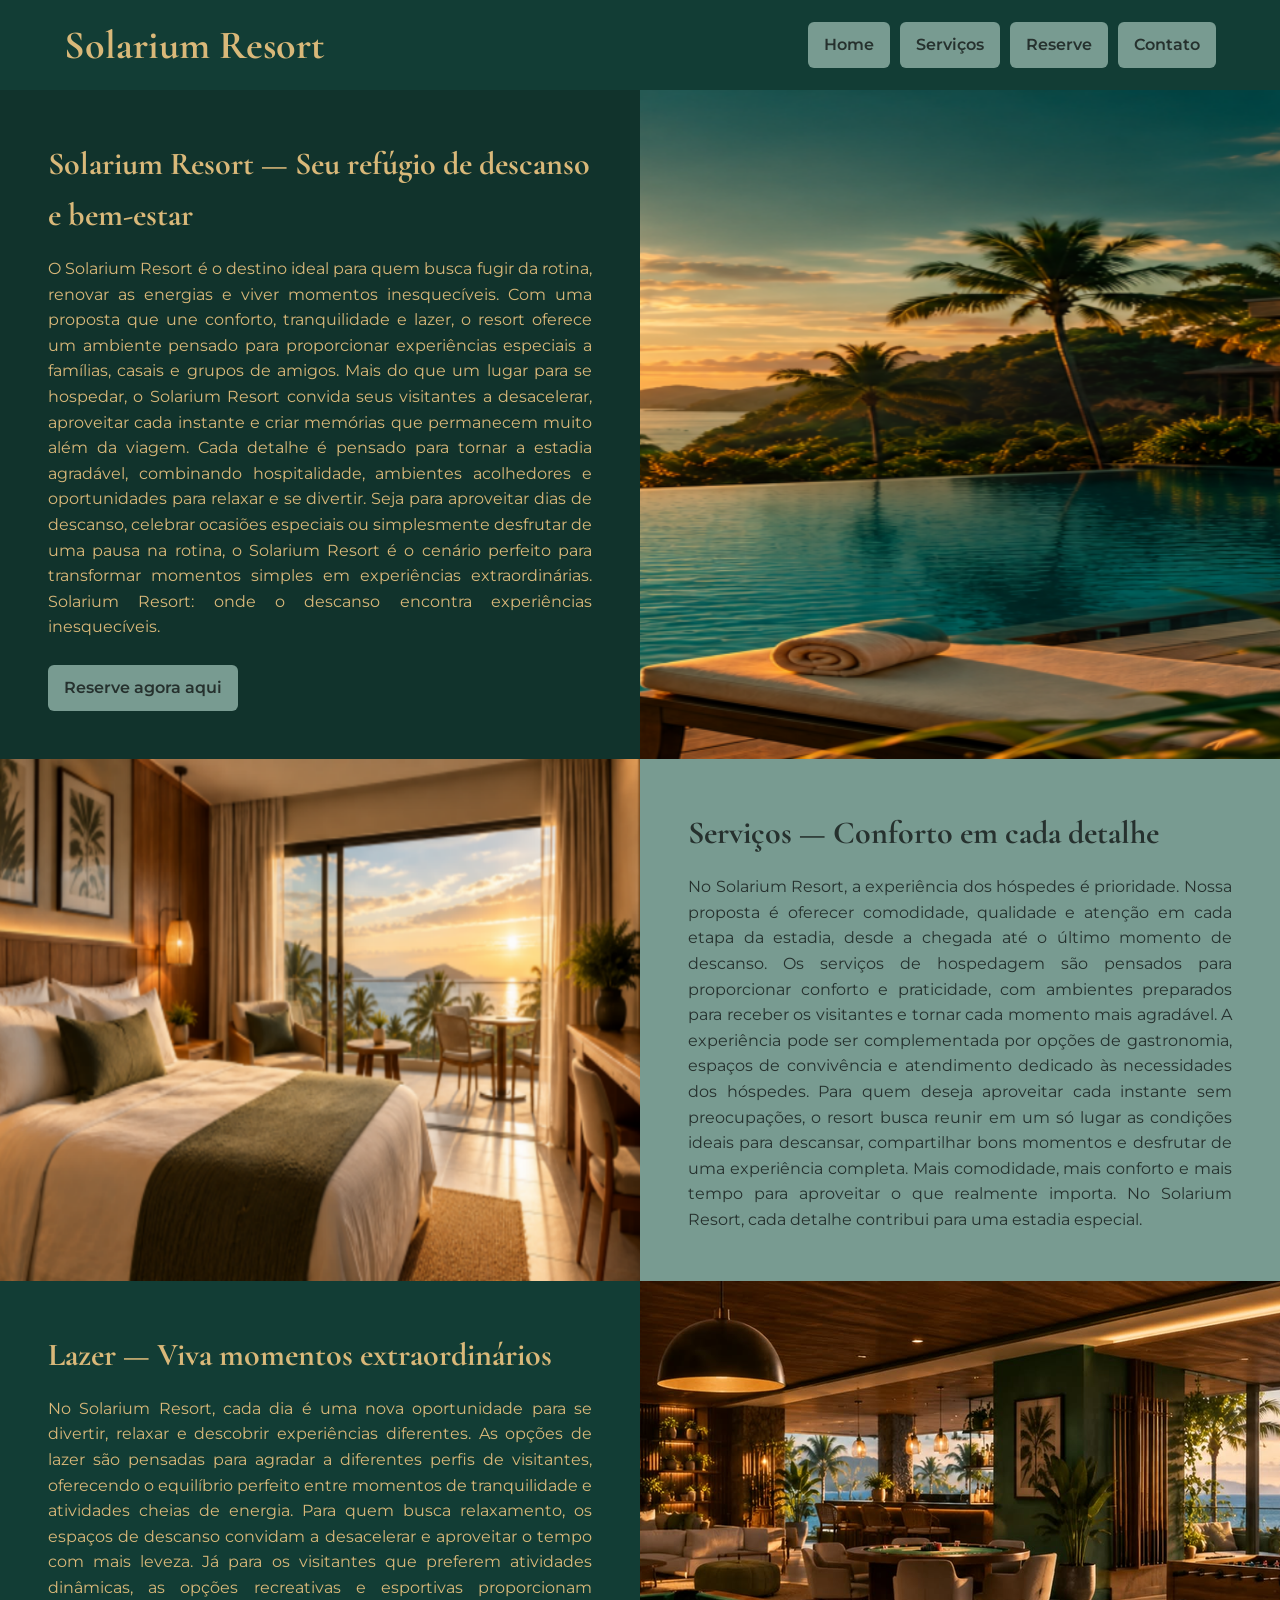
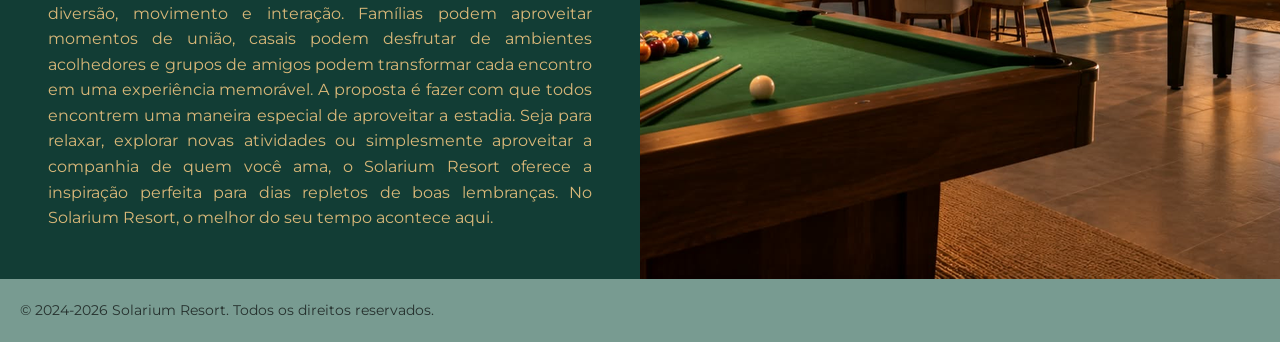
<file: index.html>
<!DOCTYPE html>
<html lang="pt-BR">
  <head>
    <meta charset="utf-8">
    <title>Solarium Resort</title>
    <link rel="stylesheet" href="style.css">
  </head>
  <body>
    <header class="header">
      <div class="header_logo">Solarium Resort</div>

      <nav class="menu">
        <a class="one" href="index.html">Home</a>
        <a class="one" href="servicos.html">Serviços</a>
        <a class="one" href="reservas.html">Reserve</a>
        <a class="one" href="contato.html">Contato</a>
        </nav>
    </header>
    <main>
      <section class="intro">
        <div class="intro_text">
          <h1>Solarium Resort — Seu refúgio de descanso e bem-estar</h1>
          <p>O Solarium Resort é o destino ideal para quem busca fugir da rotina, renovar as energias e viver momentos inesquecíveis. Com uma proposta que une conforto, tranquilidade e lazer, o resort oferece um ambiente pensado para proporcionar experiências especiais a famílias, casais e grupos de amigos.
Mais do que um lugar para se hospedar, o Solarium Resort convida seus visitantes a desacelerar, aproveitar cada instante e criar memórias que permanecem muito além da viagem. Cada detalhe é pensado para tornar a estadia agradável, combinando hospitalidade, ambientes acolhedores e oportunidades para relaxar e se divertir.
Seja para aproveitar dias de descanso, celebrar ocasiões especiais ou simplesmente desfrutar de uma pausa na rotina, o Solarium Resort é o cenário perfeito para transformar momentos simples em experiências extraordinárias.
Solarium Resort: onde o descanso encontra experiências inesquecíveis.</p><br>
          <a class="one" href="reservas.html">Reserve agora aqui</a>
        </div>
      </section>

      <section class="services">
        <div class="services_text">
          <h2>Serviços — Conforto em cada detalhe</h2>
          <p>No Solarium Resort, a experiência dos hóspedes é prioridade. Nossa proposta é oferecer comodidade, qualidade e atenção em cada etapa da estadia, desde a chegada até o último momento de descanso.

Os serviços de hospedagem são pensados para proporcionar conforto e praticidade, com ambientes preparados para receber os visitantes e tornar cada momento mais agradável. A experiência pode ser complementada por opções de gastronomia, espaços de convivência e atendimento dedicado às necessidades dos hóspedes.

Para quem deseja aproveitar cada instante sem preocupações, o resort busca reunir em um só lugar as condições ideais para descansar, compartilhar bons momentos e desfrutar de uma experiência completa.

Mais comodidade, mais conforto e mais tempo para aproveitar o que realmente importa. No Solarium Resort, cada detalhe contribui para uma estadia especial.</p>
        </div>
      </section>

      <section class="lazer">
        <div class="lazer_text">
          <h2>Lazer — Viva momentos extraordinários</h2>
          <p>No Solarium Resort, cada dia é uma nova oportunidade para se divertir, relaxar e descobrir experiências diferentes. As opções de lazer são pensadas para agradar a diferentes perfis de visitantes, oferecendo o equilíbrio perfeito entre momentos de tranquilidade e atividades cheias de energia.

Para quem busca relaxamento, os espaços de descanso convidam a desacelerar e aproveitar o tempo com mais leveza. Já para os visitantes que preferem atividades dinâmicas, as opções recreativas e esportivas proporcionam diversão, movimento e interação.

Famílias podem aproveitar momentos de união, casais podem desfrutar de ambientes acolhedores e grupos de amigos podem transformar cada encontro em uma experiência memorável. A proposta é fazer com que todos encontrem uma maneira especial de aproveitar a estadia.

Seja para relaxar, explorar novas atividades ou simplesmente aproveitar a companhia de quem você ama, o Solarium Resort oferece a inspiração perfeita para dias repletos de boas lembranças.

No Solarium Resort, o melhor do seu tempo acontece aqui.</p>
        </div>
      </section>
    </main>
    
    <footer class="footer">
      <p>© 2024-2026 Solarium Resort. Todos os direitos reservados.</p>
    </footer>
  </body>
</html>
</file>
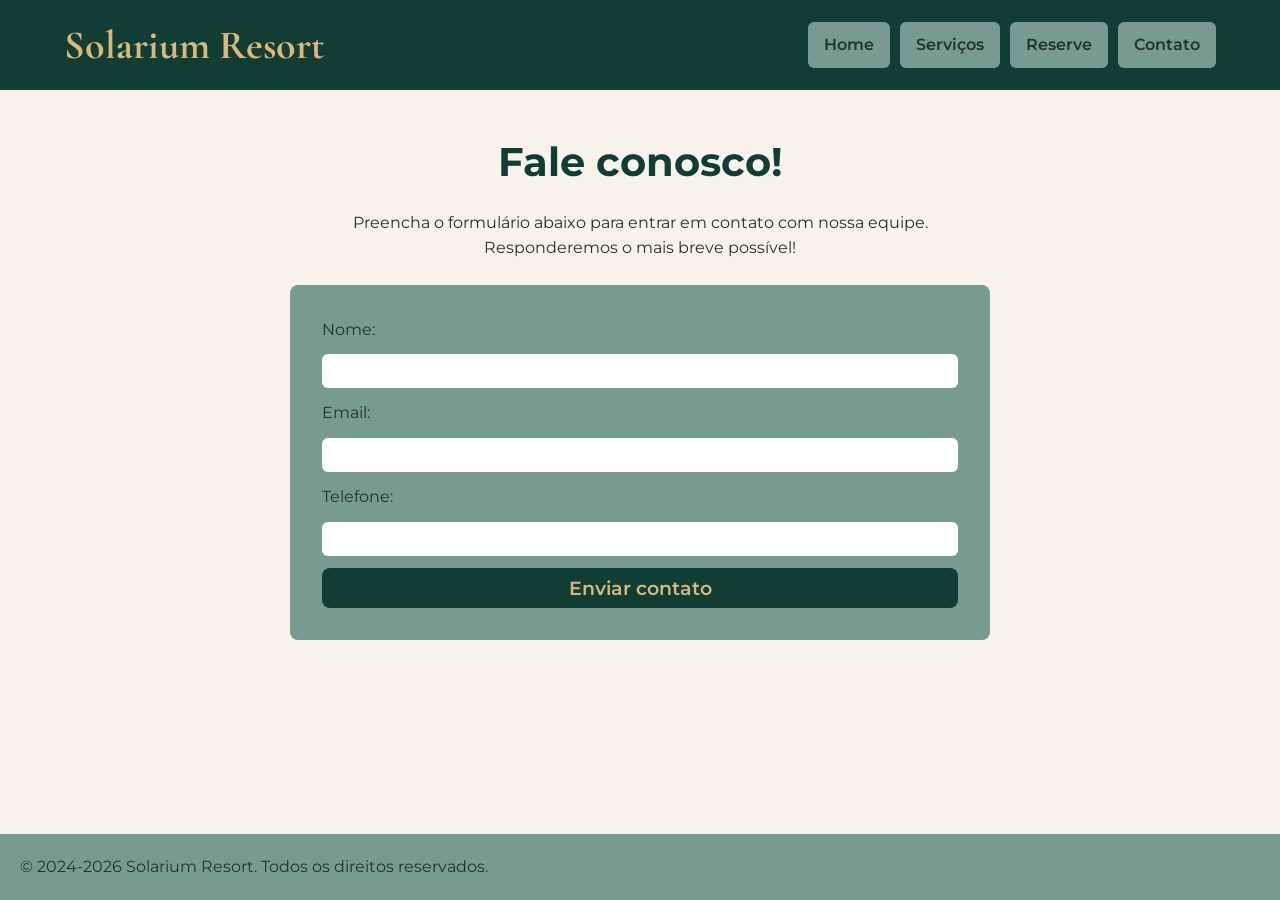
<file: contato.html>
<!DOCTYPE html>
<html lang="pt-BR">
<head>
    <meta charset="UTF-8">
    <title>Solarium Resort</title>
    <link rel="stylesheet" href="style.css">
</head>
<body>
    <header class="header">
      <div class="header_logo">Solarium Resort</div>

      <nav class="menu">
        <a class="one" href="index.html">Home</a>
        <a class="one" href="servicos.html">Serviços</a>
        <a class="one" href="reservas.html">Reserve</a>
        <a class="one" href="contato.html">Contato</a>
        </nav>
    </header>
    <main>
        <section class="reservas">
            <h1>Fale conosco!</h1>
            <p>Preencha o formulário abaixo para entrar em contato com nossa equipe.<br>Responderemos o mais breve possível!</p>

            <form action="#" method="post">
                <label for="nome">Nome:</label>
                <input type="text" id="nome" name="nome" required>

                <label for="email">Email:</label>
                <input type="email" id="email" name="email" required>

                <label for="Telefone">Telefone:</label>
                <input type="tel" id="Telefone" name="Telefone" required>

                <button class="one" type="submit">Enviar contato</button>
            </form>
        </section>
    </main>

    <footer class="footer">
        &copy; 2024-2026 Solarium Resort. Todos os direitos reservados.
    </footer>
</body>
</html>
</file>
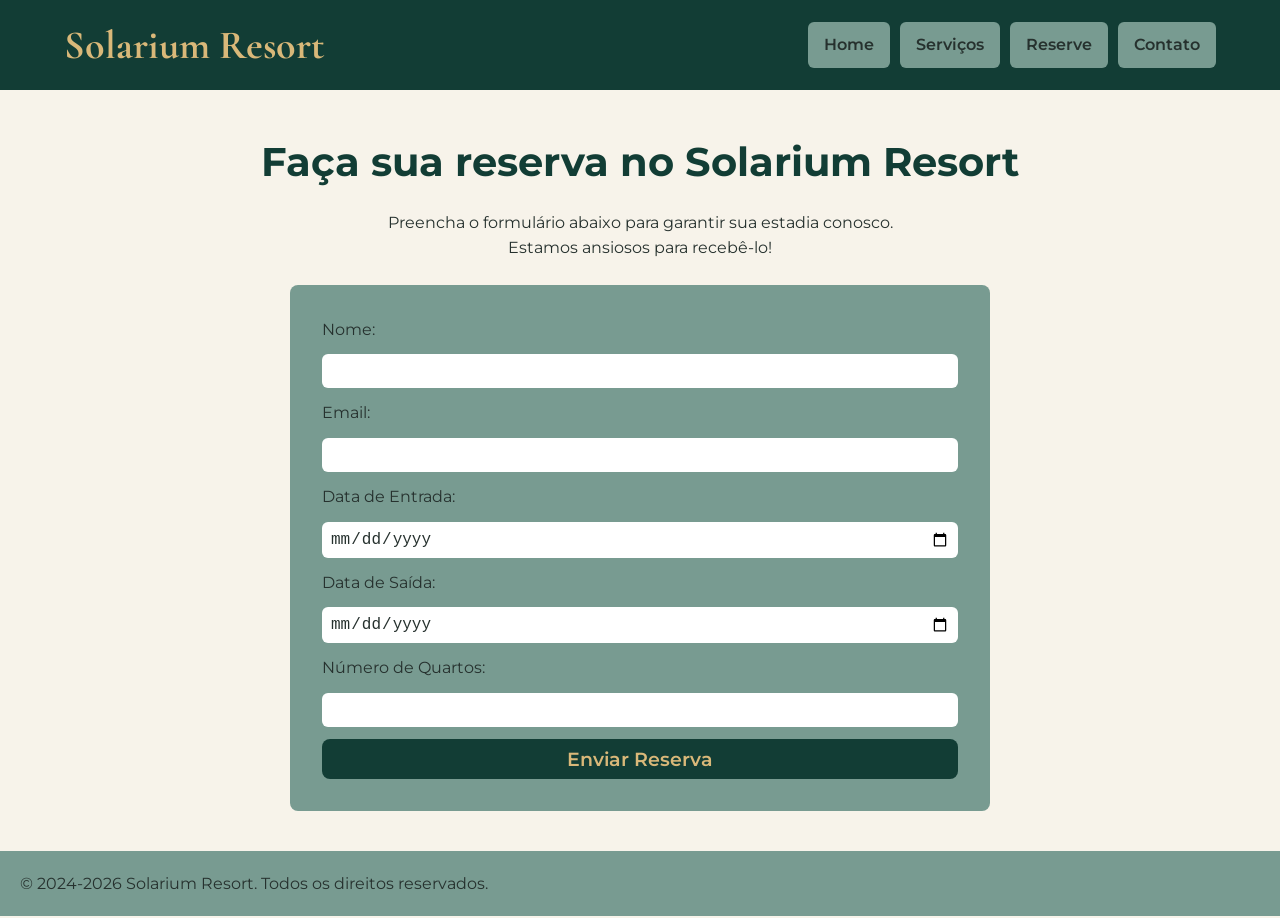
<file: reservas.html>
<!DOCTYPE html>
<html lang="pt-BR">
<head>
    <meta charset="UTF-8">
    <title>Solarium Resort</title>
    <link rel="stylesheet" href="style.css">
</head>
<body>
    <header class="header">
      <div class="header_logo">Solarium Resort</div>

      <nav class="menu">
        <a class="one" href="index.html">Home</a>
        <a class="one" href="servicos.html">Serviços</a>
        <a class="one" href="reservas.html">Reserve</a>
        <a class="one" href="contato.html">Contato</a>
        </nav>
    </header>

    <main>
        <section class="reservas">
            <h1>Faça sua reserva no Solarium Resort</h1>
            <p>Preencha o formulário abaixo para garantir sua estadia conosco.<br>Estamos ansiosos para recebê-lo!</p>

            <form action="#" method="post">
                <label for="nome">Nome:</label>
                <input type="text" id="nome" name="nome" required>

                <label for="email">Email:</label>
                <input type="email" id="email" name="email" required>

                <label for="data_entrada">Data de Entrada:</label>
                <input type="date" id="data_entrada" name="data_entrada" required>

                <label for="data_saida">Data de Saída:</label>
                <input type="date" id="data_saida" name="data_saida" required>

                <label for="quartos">Número de Quartos:</label>
                <input type="number" id="quartos" name="quartos" min="1" required>

                <button class="one" type="submit">Enviar Reserva</button>
            </form>
        </section>
    </main>

    <footer class="footer">
        &copy; 2024-2026 Solarium Resort. Todos os direitos reservados.
    </footer>
</body>
</html>
</file>
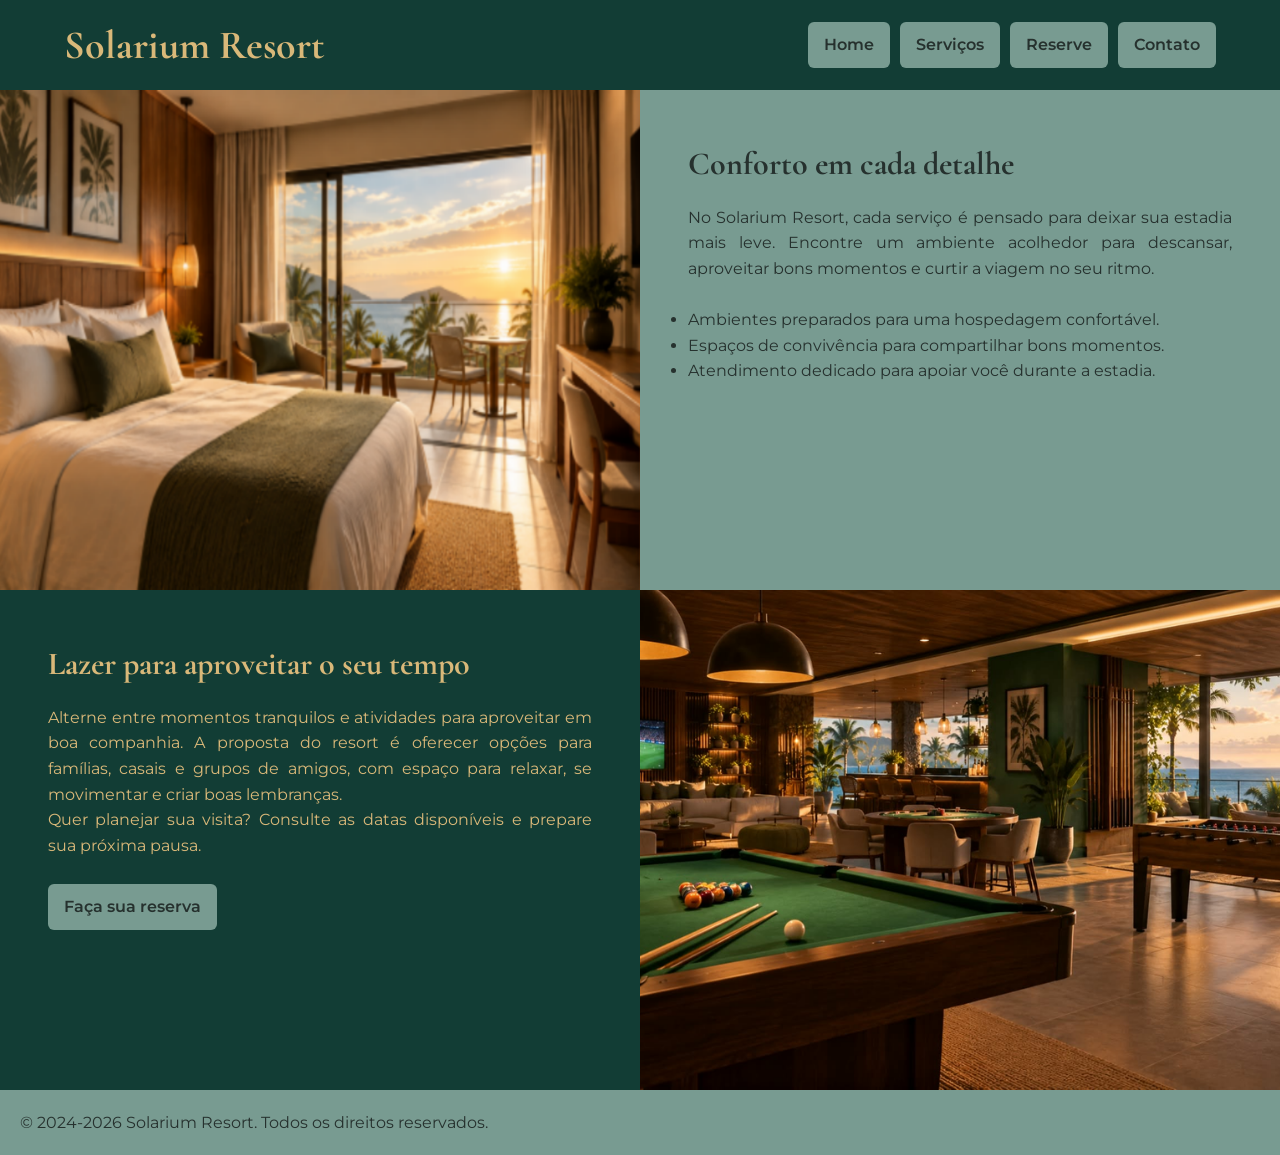
<file: servicos.html>
<!DOCTYPE html>
<html lang="pt-BR">
<head>
    <meta charset="UTF-8">
    <title>Solarium</title>
    <link rel="stylesheet" href="style.css">
</head>
<body>
    <header class="header">
      <div class="header_logo">Solarium Resort</div>

      <nav class="menu">
        <a class="one" href="index.html">Home</a>
        <a class="one" href="servicos.html">Serviços</a>
        <a class="one" href="reservas.html">Reserve</a>
        <a class="one" href="contato.html">Contato</a>
        </nav>
    </header>
    <main>
            <section class="services">
                <div class="services_text">
                    <h1>Conforto em cada detalhe</h1>
                    <p>No Solarium Resort, cada serviço é pensado para deixar sua estadia mais leve. Encontre um ambiente acolhedor para descansar, aproveitar bons momentos e curtir a viagem no seu ritmo.</p>
                    <br>
                    <ul>
                        <li>Ambientes preparados para uma hospedagem confortável.</li>
                        <li>Espaços de convivência para compartilhar bons momentos.</li>
                        <li>Atendimento dedicado para apoiar você durante a estadia.</li>
                    </ul>
                </div>
            </section>

            <section class="lazer">
                <div class="lazer_text">
                    <h2>Lazer para aproveitar o seu tempo</h2>
                    <p>Alterne entre momentos tranquilos e atividades para aproveitar em boa companhia. A proposta do resort é oferecer opções para famílias, casais e grupos de amigos, com espaço para relaxar, se movimentar e criar boas lembranças.</p>
                    <p>Quer planejar sua visita? Consulte as datas disponíveis e prepare sua próxima pausa.</p>
                    <br>
                    <a class="one" href="reservas.html">Faça sua reserva</a>
                </div>
            </section>
    </main>

    <footer class="footer">
        &copy; 2024-2026 Solarium Resort. Todos os direitos reservados.
    </footer>
</body>
</html>
</file>
<file: style.css>
/* Importação das fontes utilizadas no site */
@import url('https://fonts.googleapis.com/css2?family=Cormorant+Garamond:wght@400;500;600;700&family=Montserrat:wght@400;500;600;700&display=swap');

/* Cores e fontes padronizadas do projeto */
:root{
    --highlight-color: #D9B879;
    --primary-color: #123D35;
    --secondary-color: #789B91;
    --tertiary-color: #11332c;
    --text-color: #26312E;
    --background-color: #F7F3EA;
    --font-title: 'Cormorant Garamond', serif;
    --font-body: 'Montserrat', sans-serif;
}

/* Remove margens e espaçamentos padrão do navegador */
*{
    margin: 0;
    padding: 0;
    box-sizing: border-box;
    }

/* Define a aparência geral corpo do site */
body {
    min-height: 100vh;
    display: flex;
    flex-direction: column;
    background-color: var(--background-color);
    color: var(--text-color);
    font-family: var(--font-body);
    font-size: 16px;
    line-height: 1.6;
}

main {
    flex: 1;
}

/* Organiza a marca e os links do menu */
.header {
    background-color: var(--primary-color);
    display: flex;
    justify-content: space-between;
    align-items: center;
    gap: 12px;
    padding: 0.8rem 5%;
    color: var(--highlight-color);
}

.header_logo {
    font-family: var(--font-title);
    font-size: 2.5rem;
    font-weight: 700;
}

/* links do menu com espaçamento */
.menu {
    display: flex;
    flex-wrap: wrap;
    gap: 10px;
}

/* Estilos compartilhados entre os botões */
.one, .btn {
    display: inline-block;
    padding: 10px 16px;
    font-family: var(--font-body);
    font-size: 1rem;
    font-weight: 600;
    text-decoration: none;
    border-radius: 6px;
    transition: 0.2s ease;
}

/* Botões */
.one {
    background-color: var(--secondary-color);
    color: var(--text-color);
    position: relative;
}

.one:hover {
    background-color: var(--primary-color);
    color: var(--highlight-color);
}

.one::after {
content: "";
position: absolute;
left: 50%;
bottom: 4px;
width: 0;
height: 2px;
background-color: var(--highlight-color);
transition: width 0.3s ease;
transform: translateX(-50%);
}

.one:hover::after {
width: 70%;
}

/* Espaçamento padrão das seções informativas */
.intro,
.services,
.about,
.footer {
  padding: 40px 0%;
}

/* apresentação do resort */
.intro {
    min-height: 500px;
    display: flex;
    flex-direction: row;
    background-color: var(--tertiary-color);
    color: var(--text-color);
    padding: 0;
    overflow: hidden;
}

.intro::after {
    content: "";
   flex: 1;
   background-image: url('img/imagem_intro.png');
   background-size: cover;
   background-position: center;
   background-repeat: no-repeat;
}
.intro_text {
    max-width: 50%;
    padding: 3rem;
    color: var(--highlight-color);
    font-family: var(--font-body);
    font-size: 1rem;
    text-align: justify;
}

.intro h1 {
    margin-bottom: 16px;
    font-family: var(--font-title);
    font-size: 2rem;
    text-align: left;
}

/* serviços */
.services {
    min-height: 500px;
    display: flex;
    flex-direction: row-reverse;
    background-color: var(--secondary-color);
    color: var(--text-color);
    padding: 0;
    overflow: hidden;
}

.services_text {
    max-width: 50%;
    font-size: 1rem;
    padding: 3rem;
    text-align: justify;
    color: var(--text-color);
}

.services_text h1,
.services_text h2 {
    margin-bottom: 16px;
    font-family: var(--font-title);
    font-size: 2rem;
    text-align: left;
}
/* Imagem do quarto */
.services::after {
    content: "";
   flex: 1;
   background-image: url('img/quarto.png');
   background-size: cover;
   background-position: center;
   background-repeat: no-repeat;
}

/* seção de lazer */
.lazer {
    min-height: 500px;
    display: flex;
    background-color: var(--primary-color);
    font-size: 1.2rem;
    padding: 0rem;
    text-align: left;
    color: var(--highlight-color);
}

.lazer_text {
    max-width: 50%;
    font-size: 1rem;
    padding: 3rem;
    text-align: justify;
    color: var(--highlight-color);
}

.lazer_text h1,
.lazer_text h2 {
    margin-bottom: 16px;
    font-family: var(--font-title);
    font-size: 2rem;
    text-align: left;
}

/* Imagem de lazer posicionada */
.lazer::after {
    content: "";
   flex: 1;
   background-image: url('img/lazer.png');
   background-size: cover;
   background-position: center;
   background-repeat: no-repeat;
}

/* seção de reservas */
.reservas {
  padding: 40px 5%;
  background-color: var(--background-color);
  color: var(--text-color);
}

.reservas h1 {
  margin-bottom: 16px;
  color: var(--primary-color);
  font-size: 2.5rem;
  text-align: center;
}

.reservas p {
  margin-bottom: 24px;
  text-align: center;
}

/* formulário de reservas */
.reservas form {
  display: flex;
  flex-direction: column;
  gap: 12px;
  max-width: 700px;
  margin: 0 auto;
  padding: 2rem;
  color: var(--text-color);
  background-color: var(--secondary-color);
  border-radius: 8px;
}

.reservas input {
  width: 100%;
  padding: 0.5rem;
  color: var(--text-color);
  font-size: 1rem;
  border: none;
  border-radius: 6px;
}

.reservas button {
  padding: 0.5rem;
  background-color: var(--primary-color);
  color: var(--highlight-color);
  font-size: 1.2rem;
  border: none;
  border-radius: 8px;
  cursor: pointer;
}

/* rodapé */
.footer {
  background-color: var(--secondary-color);
  color: var(--text-color);
  text-align: left;
  padding: 20px;
}

.footer p {
  margin: 0;
  font-size: 0.9rem;
}

/* padronização responsividade */
@media (max-width: 700px) {
  .header {
    flex-direction: column;
    gap: 12px;
    font-size: 1.5rem;
  }

  .header_logo {
    font-size: 1.8rem;
  }

  .menu {
    flex-wrap: wrap;
  }

  .services,
  .lazer {
    min-height: 0;
    flex-direction: column;
  }

  .services_text,
  .lazer_text {
    max-width: 100%;
    padding: 2rem 5%;
  }

  .services::after,
  .lazer::after {
    min-height: 260px;
  }
}
</file>
